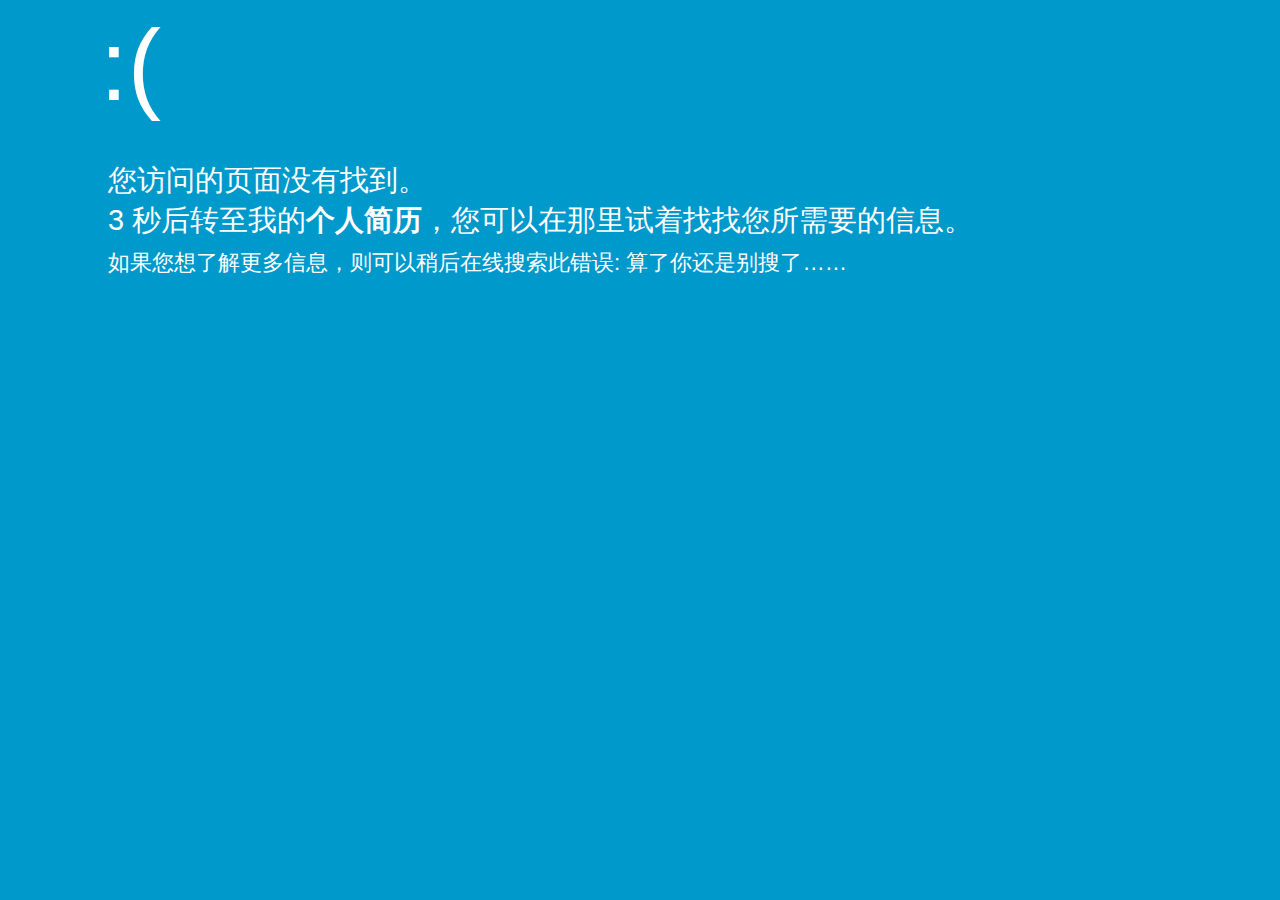
<file: index.html>
<!DOCTYPE html>  
<html>  
<head>  
    <meta charset="utf-8">  
    <meta http-equiv="X-UA-Compatible" content="IE=edge">  
    <meta name="viewport" content="width=device-width, initial-scale=1">  
  
    <title>Simple is beautiful简单即是美</title>  
    <link rel="shortcut icon" href="assets/images/avatar.jpg" type="image/x-icon">
    <style type="text/css">  
    body {  
        background-color: #0099CC;  
        color: #FFFFFF;  
        font-family: Microsoft Yahei, "Helvetica Neue", Helvetica, Hiragino Sans GB, WenQuanYi Micro Hei, sans-serif;  
        margin-left: 100px;  
    }  
    .face {  
        font-size: 100px;  
    }  
    p{  
        font-size: 1.8rem;  
        padding: 8px;  
        line-height: 2.5rem;  
    }  
    .tips {  
        font-size: 1.4rem;  
    }  
      
    /*针对小屏幕的优化*/  
    @media screen and (max-width: 600px) {   
        body{  
            margin: 0 10px;  
        }  
        p{  
            font-size: 1.8rem;  
            line-height: 2.5rem;  
        }  
        .tips {  
            display: inline-block;  
            padding-top: 1rem;  
            font-size: 1.4rem;  
            line-height: 2rem;  
        }  
    }  
    </style>  
</head>  
  
<body>  
    <script>   
    var i = 3;  //这里是倒计时的秒数  
    var intervalid;   
    intervalid = setInterval("cutdown()", 1000);   
    function cutdown() {   
        if (i == 0) {   
            window.location.href = "./info.html"; //倒计时完成后跳转的地址  
            clearInterval(intervalid);   
        }   
        document.getElementById("mes").innerHTML = i;   
        i--;   
    }  
    window.onload = cutdown;  
    </script>  
      
    <span class="face">:(</span>  
    <p>您访问的页面没有找到。<br>  
        <span id="mes"></span> 秒后转至我的<b>个人简历</b>，您可以在那里试着找找您所需要的信息。<br>  
        <span class="tips">如果您想了解更多信息，则可以稍后在线搜索此错误: 算了你还是别搜了……</span>  
    </p>  
</body>  
</html>
</file>
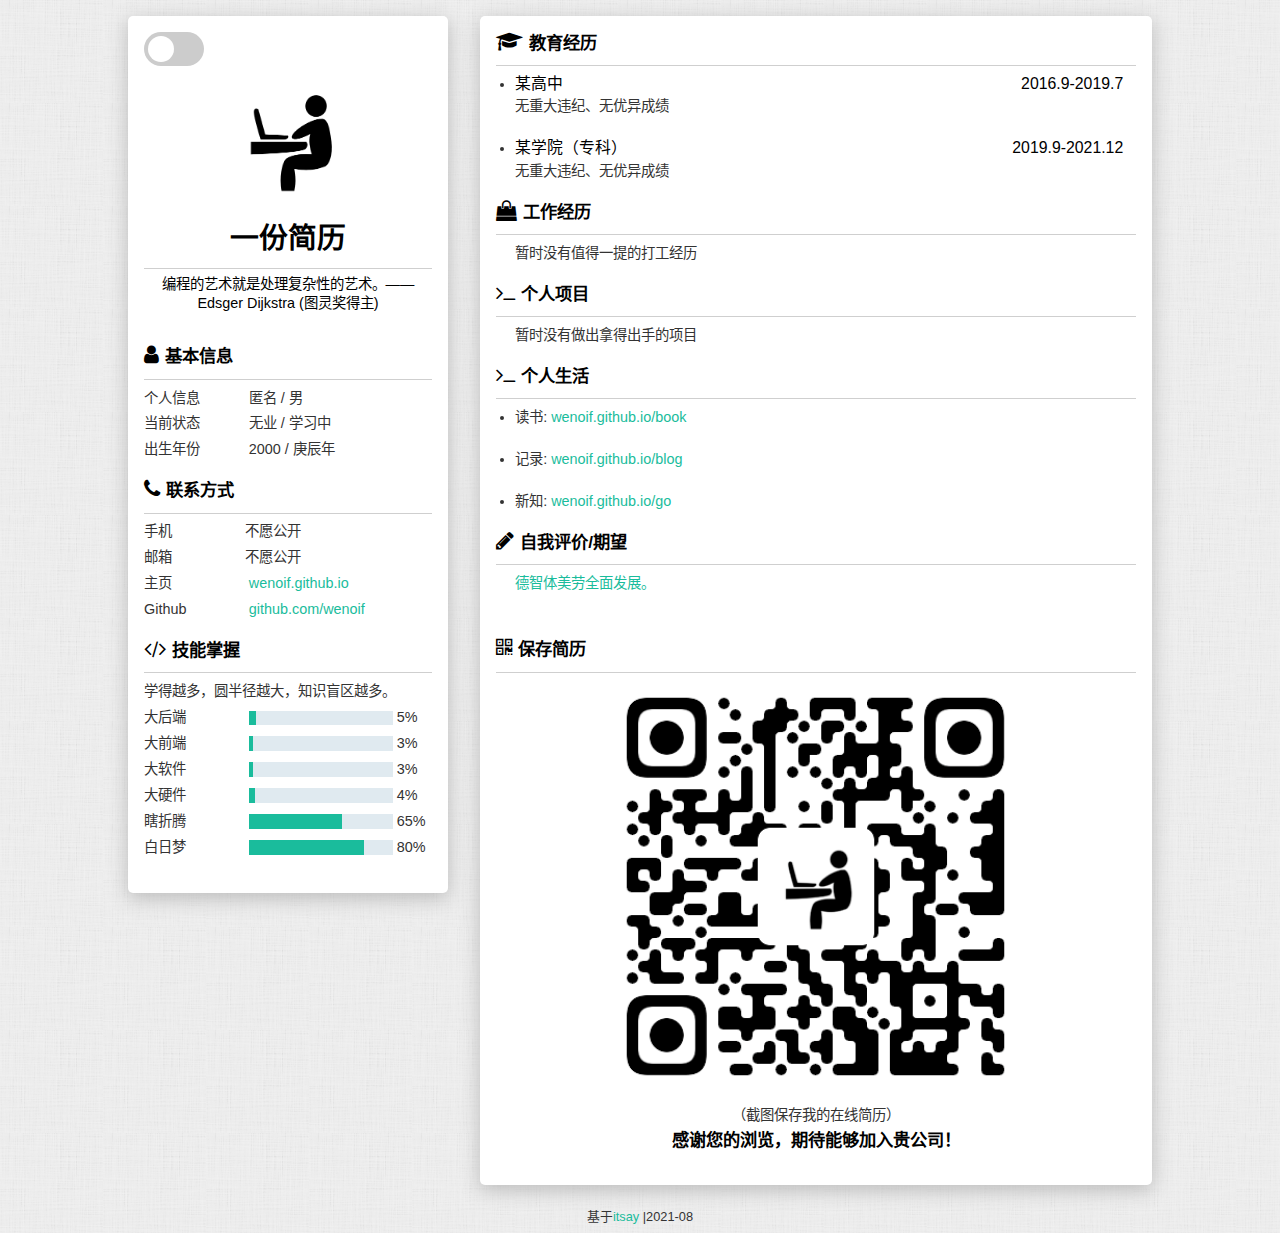
<file: info.html>
<!DOCTYPE html>
<html lang="zh-cn">

<head>
    <meta charset="utf-8">
    <meta http-equiv="X-UA-Compatible" content="IE=edge,chrome=1">
    <meta name="viewport" content="width=device-width, initial-scale=1.0, maximum-scale=1.0, minimum-scale=1.0, user-scalable=no"/>
    <meta name="apple-mobile-web-app-status-bar-style" content="black" />
    <meta name="format-detection" content="email=no" />
    <meta name="apple-mobile-web-app-capable" content="yes" />
    <meta name="format-detection" content="telephone=no" />
    <meta name="renderer" content="webkit">
    <meta name="apple-mobile-web-app-status-bar-style" content="black">
    <meta name="apple-mobile-web-app-title" content="Amaze UI" />
    <meta http-equiv="Cache-Control" content="no-cache, no-store, must-revalidate" />
    <meta http-equiv="Pragma" content="no-cache" />
    <meta http-equiv="Expires" content="0" />
    <title>一份简历</title>
    <link rel="shortcut icon" href="assets/images/avatar.jpg" type="image/x-icon">
    <link rel="stylesheet" href="assets/css/typo.css">
    <link rel="stylesheet" href="assets/css/font-awesome.min.css">
    <link rel="stylesheet" href="assets/css/index.css">
</head>

<body>

    <header class="header"></header>

    <article class="container">
        <section class="side" id="side">

            <!-- 左栏固定开关，记得及时删除这段代码 Start-->
            <label class="switch" style="display: none;" onchange="switchFixed()">
                <script type="text/javaScript">
                    function switchFixed(){
                        var value = document.getElementById('side').style.position === 'fixed' ? 'absolute' : 'fixed';
                        document.getElementById('side').style.position = value;
                    }
                </script>
                <input id="cb" type="checkbox">
                <span class="slider round"></span>
            </label>
            <style>
                @media (min-width: 	750px){
                    .switch{position:relative;display:inline-block!important;width:60px;height:34px;}
                    .switch input{display:none;}
                    .slider{position:absolute;cursor:pointer;top:0;left:0;right:0;bottom:0;background-color:#ccc;-webkit-transition:.4s;transition:.4s;}
                    .slider:before{position:absolute;content:"";height:26px;width:26px;left:4px;bottom:4px;background-color:white;-webkit-transition:.4s;transition:.4s;}
                    input:checked + .slider{background-color:#1abc9c;}
                    input:focus + .slider{box-shadow:0 0 1px #1abc9c;}
                    input:checked + .slider:before{-webkit-transform:translateX(26px);-ms-transform:translateX(26px);transform:translateX(26px);}.slider.round{border-radius:34px;}
                    .slider.round:before{border-radius:50%;}
                }
            </style>
            <!-- 左侧固定开关，记得及时删除这段代码 End-->

            <!-- 个人肖像 -->
            <section class="me">
                <section class="portrait">

                    <!-- 头像照片 -->
                    <img class="avatar" style="display:block;"  src="assets/images/avatar.jpg">
                </section>

                <h1 class="name"><b>一份简历</b></h1>
                <!--
                <h4 class="info-job">不愿公开姓名的小白不断成长中......</h4>
                -->
                <hr>
                <h4 id="sentence"></h4>

            </section>

            <!-- 基本信息 -->
            <section class="profile info-unit">
                <h2>
                    <i class="fa fa-user" aria-hidden="true"></i>基本信息</h2>
                <hr/>
                <ul>
                    <li>
                        <label>个人信息</label>
                        <span>匿名 / 男 </span>
                    </li>
                    <li>
                        <label>当前状态</label>
                        <span>无业 / 学习中 </span>
                    </li>
                    <li>
                        <label>出生年份</label>
                        <span>2000 / 庚辰年</span>
                    </li>
                    <!--
                    <li>
                        <label>英语水平</label>
                        <span>CET-6</span>
                    </li>
                    <li>
                        <label>计算机水平</label>
                        <span>软考中级</span>
                    </li>
                     -->
                </ul>
            </section>

            <!-- 联系方式 -->
            <section class="contact info-unit">
                <h2>
                    <i class="fa fa-phone" aria-hidden="true"></i>联系方式</h2>
                <hr/>
                <ul>
                    <li>
                        <label>手机</label>不愿公开
                        <!-- 
                        <a href="tel:12345678900" target="_blank">123-4567-8900</a>
                         -->
                    </li>
                    <li>
                        <label>邮箱</label>不愿公开
                        <!-- 
                        <a href="mailto:123@123.com" target="_blank">123@123.com</a>
                        -->
                    </li>
                    <li>
                        <label>主页</label>
                        <a href="http://wenoif.github.io/" target="_blank">wenoif.github.io</a>
                    </li>
                    <li>
                        <label>Github</label>
                        <a href="https://github.com/wenoif" target="_blank">github.com/wenoif</a>
                    </li>
                </ul>
            </section>

            <!-- 技能点 -->
            <section class="skill info-unit">
                <h2>
                    <i class="fa fa-code" aria-hidden="true"></i>技能掌握</h2>
                <hr/>
                学得越多，圆半径越大，知识盲区越多。
                <ul>
                    <li>
                        <label>大后端</label>
                        <progress value="5" max="100"></progress>&nbsp;5%
                    </li>
                    <li>
                        <label>大前端</label>
                        <progress value="3" max="100"></progress>&nbsp;3%
                    </li>
                    <li>
                        <label>大软件</label>
                        <progress value="3" max="100"></progress>&nbsp;3%
                    </li>
                    <li>
                        <label>大硬件</label>
                        <progress value="4" max="100"></progress>&nbsp;4%
                    </li>
                    <li>
                        <label>瞎折腾</label>
                        <progress value="65" max="100"></progress>&nbsp;65%
                    </li>
                    <li>
                        <label>白日梦</label>
                        <progress value="80" max="100"></progress>&nbsp;80%
                    </li>
                </ul>
            </section>

            <!-- 技术栈 -->
            <!-- <div class="stack info-unit">
                    <h2><i class="fa fa-code" aria-hidden="true"></i>其他</h2>
                    <hr/>
                    <ul>
                        <li>
                            <label>前端</label>
                            <span>React、jQuery、微信小程序、Bootstrap、SASS、LESS</span>
                        </li>
                        <li>
                            <label>后端</label>
                            <span>Node.js、MySQL、MongoDB、WordPress、ThinkPHP</span>
                        </li>
                        <li>
                            <label>其他</label>
                            <span>Git、SVN、Markdown</span>
                        </li>
                    </ul>
                </div> -->



        </section>

        <section class="main">

            <!-- 教育经历 -->
            <section class="edu info-unit">
                <h2>
                    <i class="fa fa-graduation-cap" aria-hidden="true"></i>教育经历</h2>
                <hr/>
                <ul>
                    <li>
                        <h3>
                            <span>某高中</span>
                            <time>2016.9-2019.7</time>
                        </h3>
                        <p>无重大违纪、无优异成绩</p>
                    </li>
                    <li>
                        <h3>
                            <span>某学院（专科）</span>
                            <time>2019.9-2021.12</time>
                        </h3>
                        <p>无重大违纪、无优异成绩</p>
                    </li>
                </ul>
            </section>

            <!-- 工作经历 -->
            <section class="work info-unit">
                <h2>
                    <i class="fa fa-shopping-bag" aria-hidden="true"></i>工作经历</h2>
                <hr/>
                <ul>
                    暂时没有值得一提的打工经历
                    <!--
                    <li>
                        <h3>
                            <span>[经历1]XX公司－前端开发工程师（实习）</span>
                            <time>2016.X 至 2017.X</time>
                        </h3>
                        <ul class="info-content">
                            <li>深度参与XX项目迭代XX的前端开发工作，独立承担并完成XX、XX、XXXX等功能点的开发，主要维护并修复XX、XX、XX等功能点bug若干。项目采用技术栈
                                <mark>React+React Router+Node.js+SASS</mark>，实现
                                <mark>前后端完全分离</mark>。</li>
                            <li>配合UI和后端，根据产品需求提供H5页面嵌入到后台模板，要求
                                <mark>移动端显示正常</mark>。</li>
                            <li>主要参与XXXXXXX的静态页面开发工作，要求
                                <mark>在支付宝环境下完全兼容</mark>。</li>
                        </ul>
                    </li>
                    <li>
                        <h3>
                            <span>[经历2]XX－前端开发工程师（实习）</span>
                            <time>20XX.10-20XX.7</time>
                        </h3>
                        <ul class="info-content">
                            <li>深度参与公司主线产品「XXXX」的前端开发工作，完成帖子快捷回复、
                                <mark>全站图片懒加载</mark>、活动banner、帖子管理（使用Yii框架）等功能。项目采用技术栈phpWind+NAMP。
                                <a href="http://itsay.tech/162/" target="_blank">
                                    <i class="fa fa-link" aria-hidden="true"></i>博客文章</a>。</li>
                            <li>主要参与公司产品「XXXX」的前端开发工作，实现接入微博、微信、QQ等
                                <mark>第三方账号登录</mark>等功能。项目采用技术栈WordPress+NAMP。</li>
                            <li>活动页面的开发（七夕活动、抽奖活动以及承接外包页面）。</li>
                            <li>论坛
                                <mark>图片增量备份</mark>（CentOS+vsftpd+crontab）
                                <a href="#" target="_blank">
                                    <i class="fa fa-link" aria-hidden="true"></i>博客文章</a>。</li>
                        </ul>
                    </li>
                    -->
                </ul>
            </section>

            <!-- 项目经验 -->
            <section class="project info-unit">
                <h2>
                    <i class="fa fa-terminal" aria-hidden="true"></i>个人项目</h2>
                <hr/>
                <ul>
                    暂时没有做出拿得出手的项目
                    <!--
                    <li>
                        <h3>
                            <span>[项目1]医学科学数据管理与共享平台</span>
                            <span class="link">
                                <a href="#" target="_blank">Demo</a>
                            </span>
                            <time>201X.X-201X.X</time>
                        </h3>
                        <ul class="info-content">
                            <li>技术栈：ThinkPHP+MongoDB+Axure</li>
                            <li>
                                <i class="fa fa-paper-plane-o" aria-hidden="true"></i>
                                [目标]实现多类型多来源医学科学数据的提交、管理和共享
                                <br/>
                                <i class="fa fa-users" aria-hidden="true"></i>
                                [团队]同 2 位同专业同学一起
                                <br/>
                                <i class="fa fa-bars" aria-hidden="true"></i>
                                [贡献]完成从
                                <mark>“调研-设计-实现-文档”</mark>等工作，主要负责系统原型、功能框架及数据提交流程、元数据及源数据的管理与共享方案的设计以及系统开发等工作
                                <br/>
                                <i class="fa fa-thumbs-o-up" aria-hidden="true"></i>
                                [效果]作品最终取得第三届共享杯国家级竞赛“一等奖” （2/2000）</li>
                        </ul>
                    </li>
                    <li>
                        <h3>
                            <span>[项目2]肿瘤流行病数据可视化</span>
                            <span class="link">
                                <a href="#" target="_blank">Demo</a>
                            </span>
                            <time>201X.X-201X.X</time>
                        </h3>
                        <ul class="info-content">
                            <li>技术栈：HTML 5+D3.js+ECharts+MySQL</li>
                            <li>
                                <i class="fa fa-paper-plane-o" aria-hidden="true"></i>
                                [目标]实现常见肿瘤流行病数据多维度可视化展示、数据透视及分析
                                <br/>
                                <i class="fa fa-users" aria-hidden="true"></i>
                                [团队]与 1 位同学
                                <br/>
                                <i class="fa fa-bars" aria-hidden="true"></i>
                                [贡献]分析项目需求，清洗并整理相关数据(扩展第三方知识组织系统和 Google trends 数据)，并用
                                <mark>D3.js</mark> 和
                                <mark>ECharts</mark> 进行图形化展示以及实现简易自动分析 功能
                                <br/>
                                <i class="fa fa-thumbs-o-up" aria-hidden="true"></i>
                                [效果]作品取得第二届共享杯国家级竞赛“特等奖”(1/1500)
                            </li>
                        </ul>
                    </li>
                    <li>
                        <h3>
                            <span>[项目3]肿瘤流行病数据可视化</span>
                            <span class="link">
                                <a href="#" target="_blank">Demo</a>
                            </span>
                            <time>201X.X-201X.X</time>
                        </h3>
                        <ul class="info-content">
                            <li>技术栈：HTML 5+D3.js+ECharts+MySQL</li>
                            <li>
                                <i class="fa fa-paper-plane-o" aria-hidden="true"></i>
                                [目标]实现常见肿瘤流行病数据多维度可视化展示、数据透视及分析
                                <br/>
                                <i class="fa fa-users" aria-hidden="true"></i>
                                [团队]与 1 位同学
                                <br/>
                                <i class="fa fa-bars" aria-hidden="true"></i>
                                [贡献]分析项目需求，清洗并整理相关数据(扩展第三方知识组织系统和 Google trends 数据)，并用
                                <mark>D3.js</mark> 和
                                <mark>ECharts</mark> 进行图形化展示以及实现简易自动分析功能
                                <br/>
                                <i class="fa fa-thumbs-o-up" aria-hidden="true"></i>
                                [效果]作品取得第二届共享杯国家级竞赛“特等奖”(1/1500)
                            </li>
                        </ul>
                    </li>
                    <li>
                        <h3>
                            <span>[项目4]肿瘤流行病数据可视化</span>
                            <span class="link">
                                <a href="#" target="_blank">Demo</a>
                            </span>
                            <time>201X.X-201X.X</time>
                        </h3>
                        <ul class="info-content">
                            <li>技术栈：HTML 5+D3.js+ECharts+MySQL</li>
                            <li>
                                <i class="fa fa-paper-plane-o" aria-hidden="true"></i>
                                [目标]实现常见肿瘤流行病数据多维度可视化展示、数据透视及分析
                                <br/>
                                <i class="fa fa-users" aria-hidden="true"></i>
                                [团队]与 1 位
                                <br/>
                                <i class="fa fa-bars" aria-hidden="true"></i>
                                [贡献]分析项目需求，清洗并整理相关数据(扩展第三方知识组织系统和 Google trends 数据)，并用
                                <mark>D3.js</mark> 和
                                <mark>ECharts</mark> 进行图形化展示以及实现简易自动分析 功能
                                <br/>
                                <i class="fa fa-thumbs-o-up" aria-hidden="true"></i>
                                [效果]作品取得第二届共享杯国家级竞赛“特等奖”(1/1500)
                            </li>
                        </ul>
                    </li>
                    -->
                </ul>
            </section>

            <!-- 个人生活 -->
            <section class="project info-unit">
                <h2>
                    <i class="fa fa-terminal" aria-hidden="true"></i>个人生活</h2>
                <hr/>
                <ul>
                    <li>
                        <label>读书:</label>
                        <a href="https://wenoif.github.io/book" target="_blank">wenoif.github.io/book</a>
                    </li>
                    <li>
                        <label>记录:</label>
                        <a href="https://wenoif.github.io/blog" target="_blank">wenoif.github.io/blog</a>
                    </li>
                    <li>
                        <label>新知:</label>
                        <a href="https://wenoif.github.io/go" target="_blank">wenoif.github.io/go&nbsp;&nbsp;&nbsp;</a>
                    </li>
                </ul>
        </section>

            <!-- 自我评价 -->
            <section class="work info-unit">
                <h2>
                    <i class="fa fa-pencil" aria-hidden="true"></i>自我评价/期望</h2>
                <hr/>
                
                <ul>
                    <p><a href="./sentences.html" target="_blank">德智体美劳全面发展。</a></p><br>
            </ul>
            </section>

            <section class="qrcode info-unit">
                <h2><i class="fa fa-qrcode" aria-hidden="true"></i>保存简历</h2>
                <hr/>
                <div style="text-align: center;">
                    <img src="assets/images/code.png" style="width: 65%;" alt="本页面二维码">
                    <br>（截图保存我的在线简历）
                    <h2>感谢您的浏览，期待能够加入贵公司！</h2>
                </div>
                
            </section>

            
        </section>
    </article>



    <footer class="footer">
        <p>基于<a href="https://gitee.com/itsay/resume" target="_blank">itsay</a>
            |2021-08
        </p>
    </footer>

    
    <!-- 侧栏 -->
    <!-- 
    <aside>
        <ul>
            <li>
                <a href="https://gitee.com/itsay/resume" target="_blank">源代码</a>
            </li>
            <li>
                <a href="http://if2er.com/" target="_blank">Blog</a>
            </li>
        </ul>
    </aside>
    -->
    
    <script src="./assets/js/index.js"></script>
    <script src="./assets/js/sentences.js"></script>
</body>

</html>
</file>
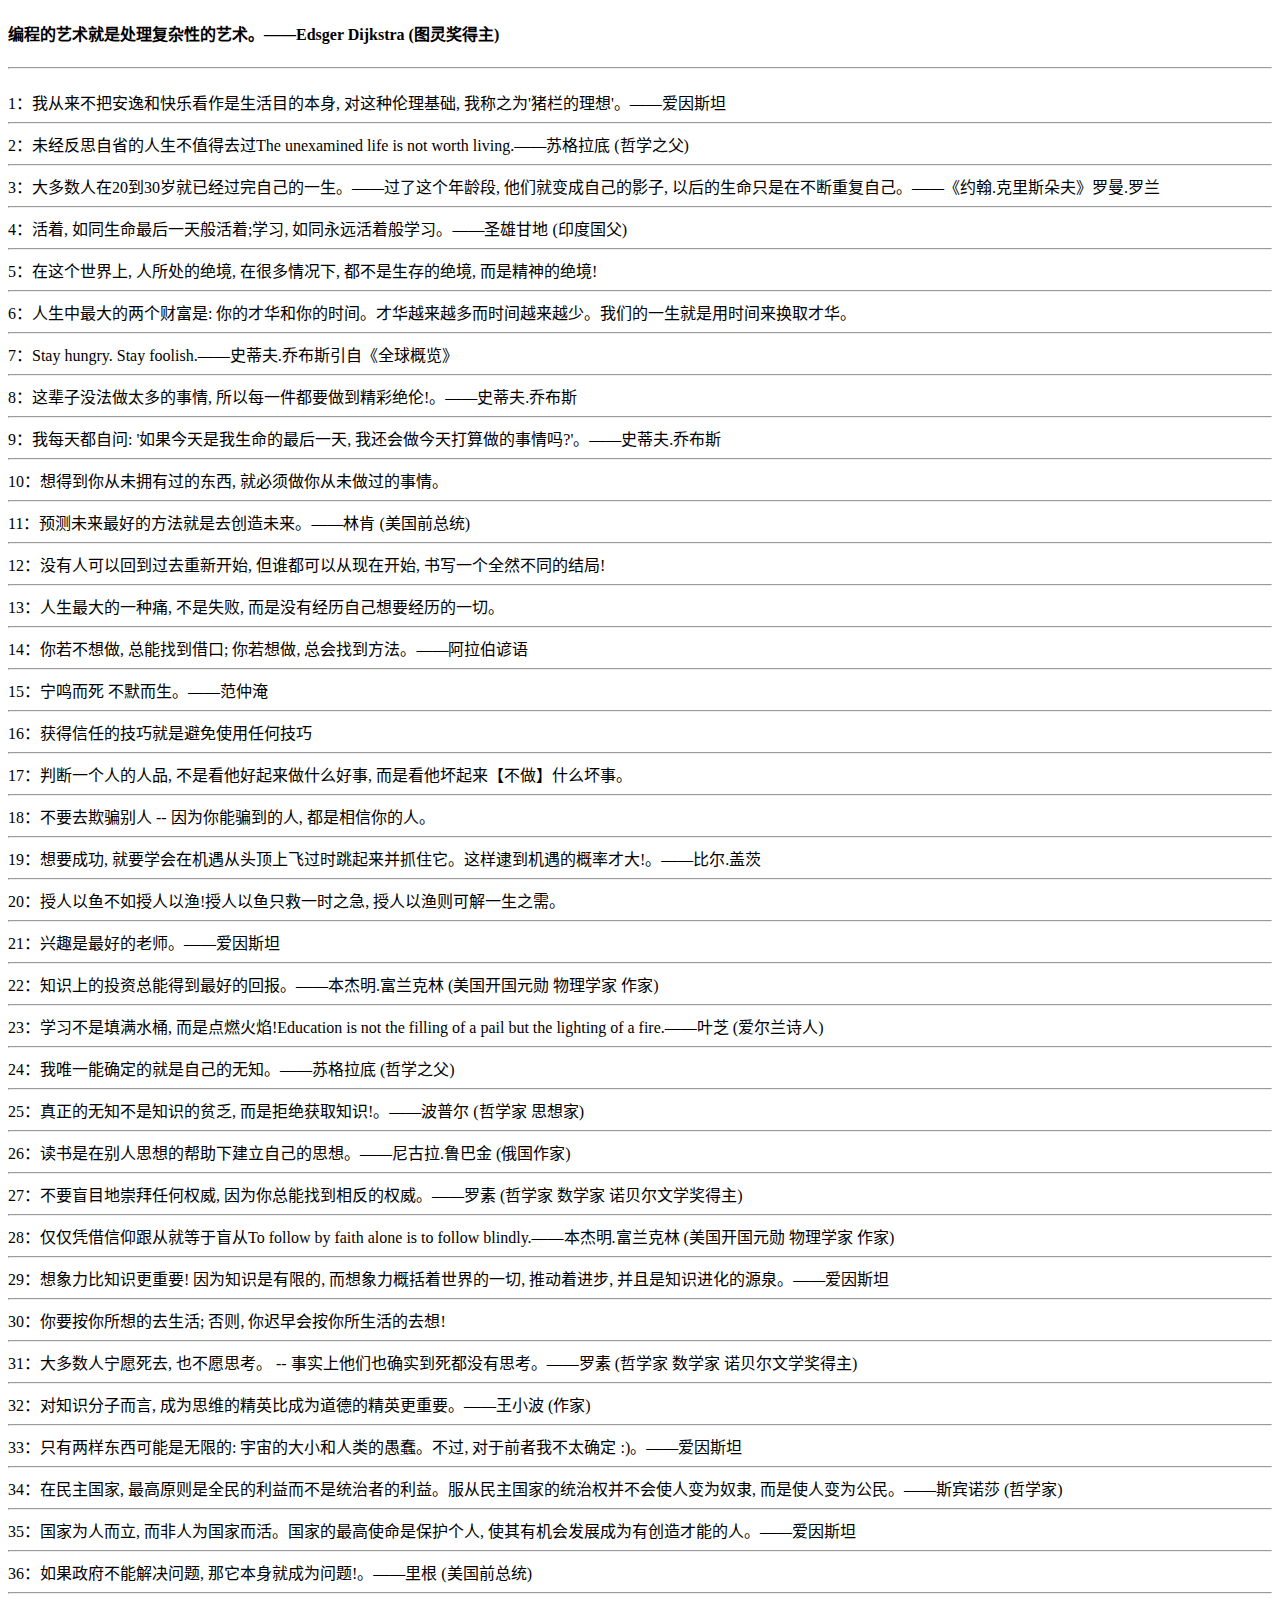
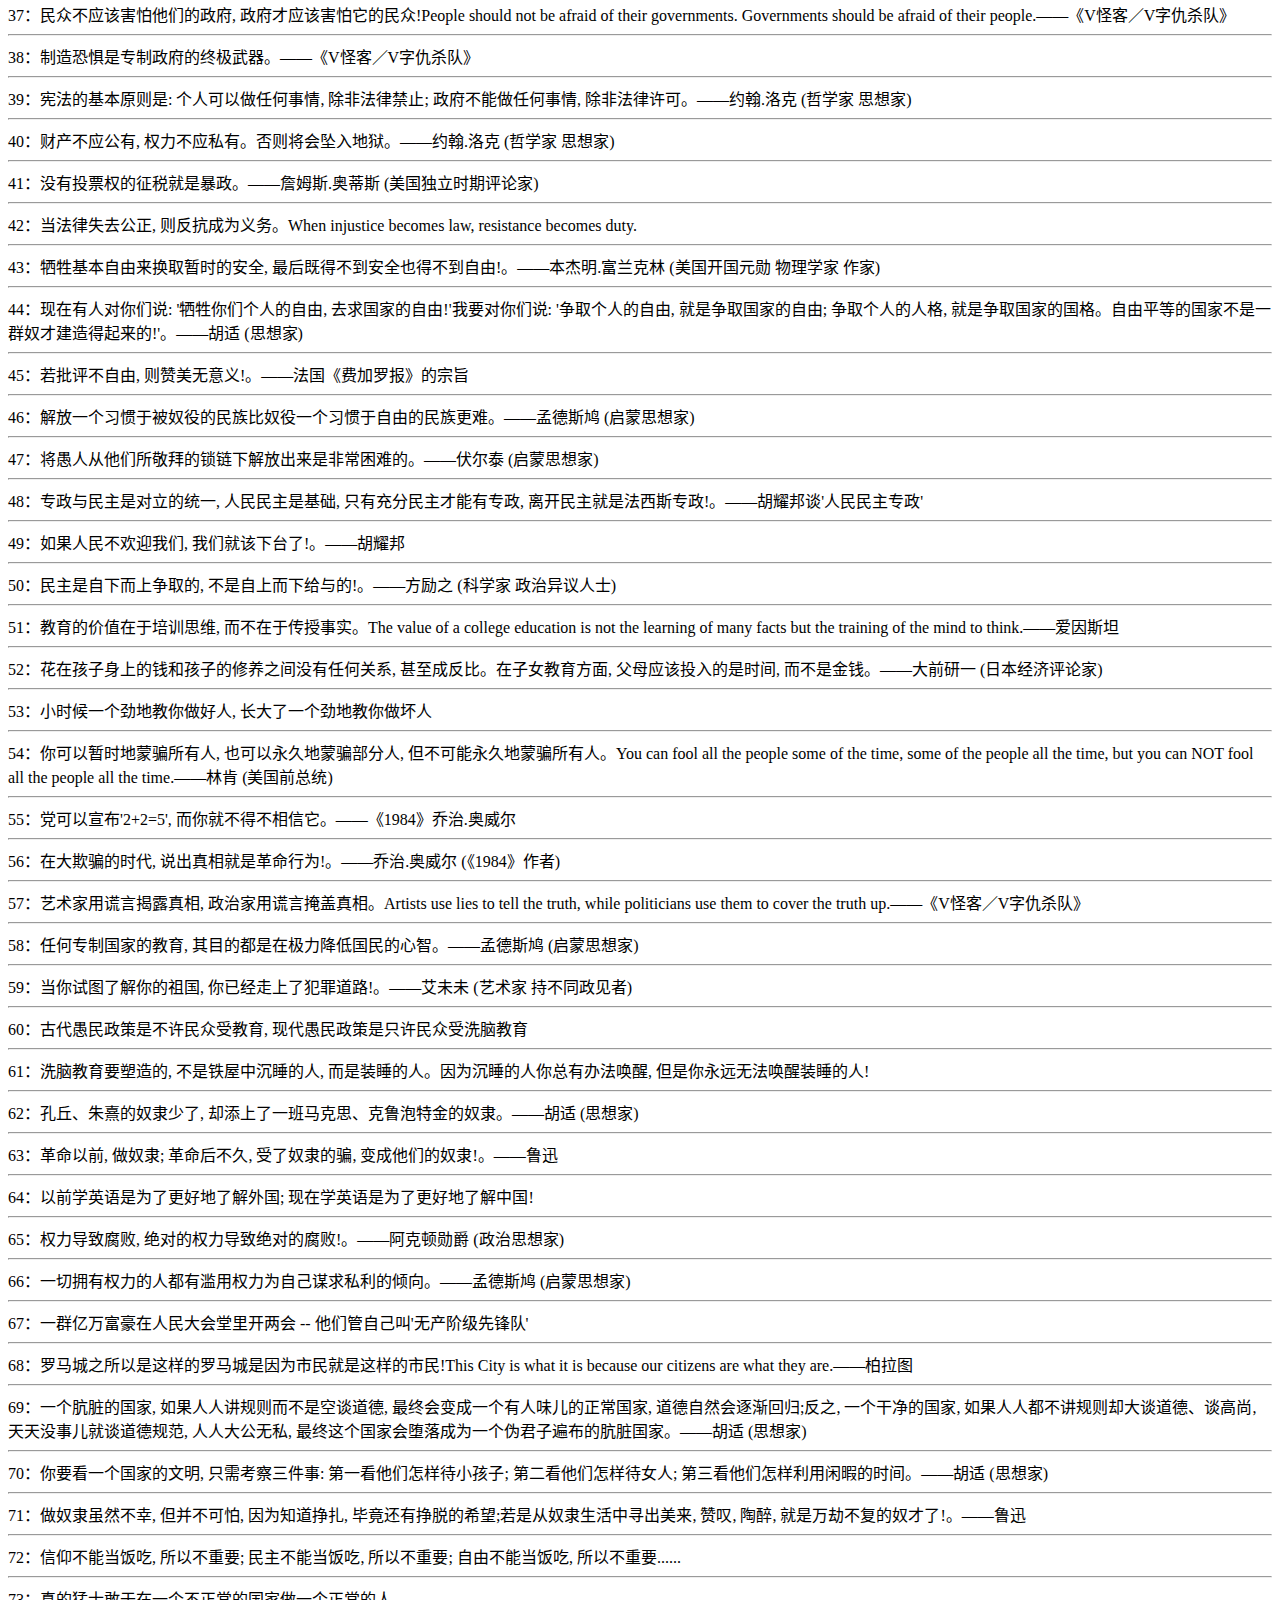
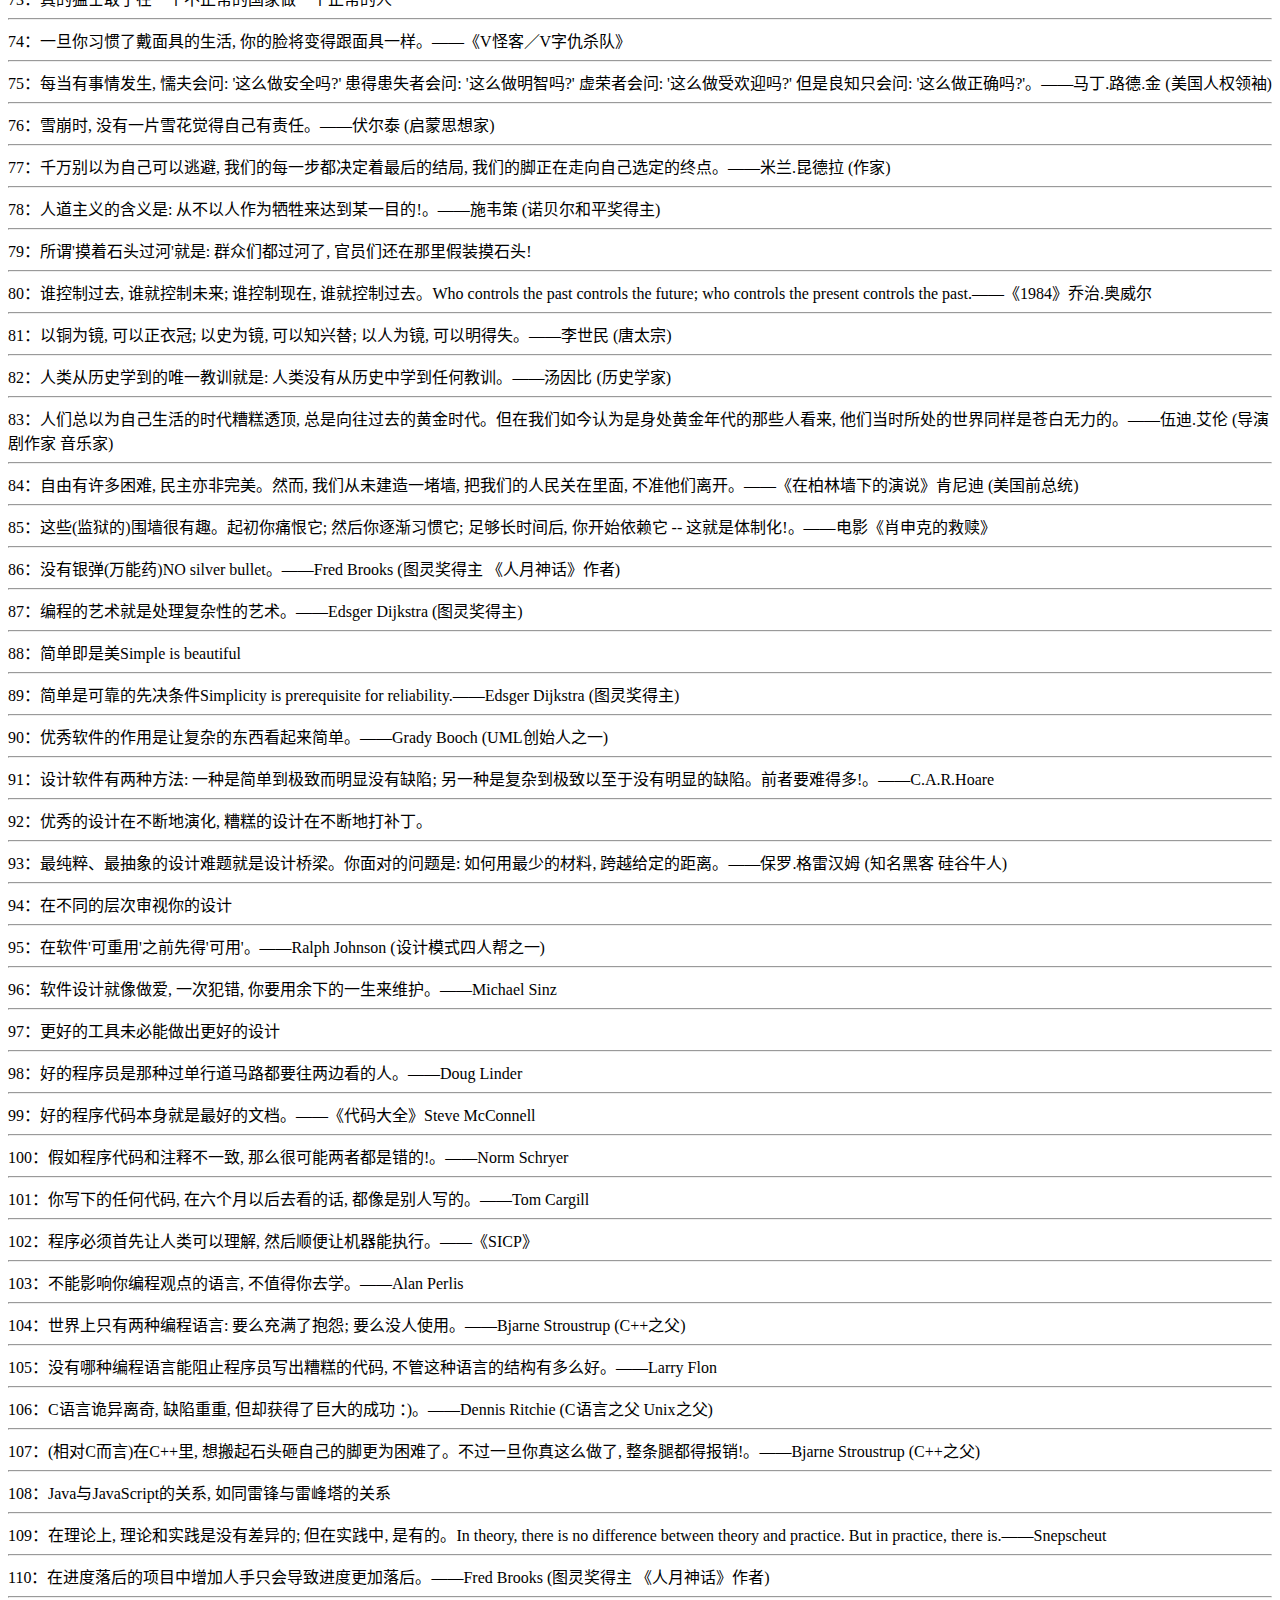
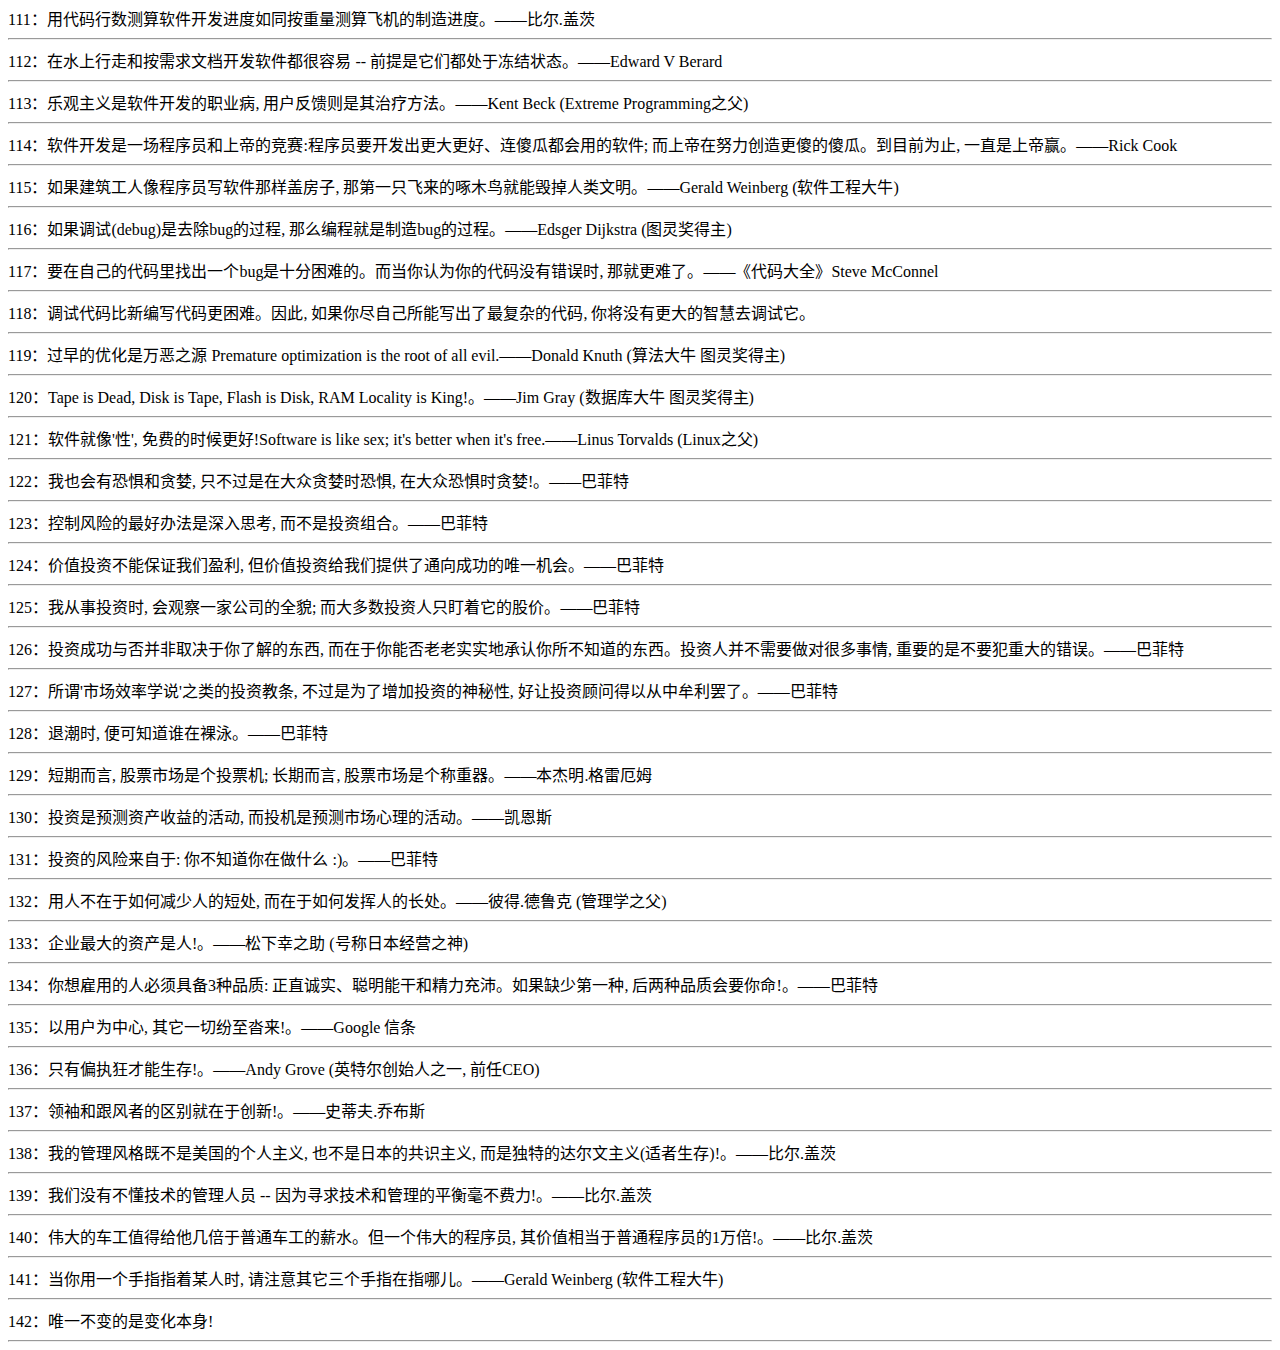
<file: sentences.html>
<!DOCTYPE html>
<html lang="zh-cn">

<head>
    <meta charset="utf-8">
    <meta http-equiv="X-UA-Compatible" content="IE=edge,chrome=1">
    <meta name="viewport" content="width=device-width, initial-scale=1.0, maximum-scale=1.0, minimum-scale=1.0, user-scalable=no"
    />
    <meta name="apple-mobile-web-app-status-bar-style" content="black" />
    <meta name="format-detection" content="email=no" />
    <meta name="apple-mobile-web-app-capable" content="yes" />
    <meta name="format-detection" content="telephone=no" />
    <meta name="renderer" content="webkit">
    <meta name="apple-mobile-web-app-status-bar-style" content="black">
    <meta name="apple-mobile-web-app-title" content="Amaze UI" />
    <meta http-equiv="Cache-Control" content="no-cache, no-store, must-revalidate" />
    <meta http-equiv="Pragma" content="no-cache" />
    <meta http-equiv="Expires" content="0" />
    <title>名人的话|一份简历</title>
    <link rel="shortcut icon" href="assets/images/avatar.jpg" type="image/x-icon">
 
</head>

<body>

    <h4 id="sentence"></h4><hr>
    <h4 id="allsentence"></h4>
    <script src="./assets/js/sentences.js"></script>
    <script type="text/javascript">
        for(var i=1;i<soul.length;i++){
            document.writeln(i+"："+soul[i]+"<hr>");
            
        }
    </script>
</body>

</html>
</file>
<file: assets/css/typo.css>
@charset "utf-8";

/* 防止用户自定义背景颜色对网页的影响，添加让用户可以自定义字体 */
html {
  color: #333;
  background: #fff;
  -webkit-text-size-adjust: 100%;
  -ms-text-size-adjust: 100%;
  text-rendering: optimizelegibility;
}

/* 如果你的项目仅支持 IE9+ | Chrome | Firefox 等，推荐在 <html> 中添加 .borderbox 这个 class */
html.borderbox *, html.borderbox *:before, html.borderbox *:after {
  -moz-box-sizing: border-box;
  -webkit-box-sizing: border-box;
  box-sizing: border-box;
}

/* 内外边距通常让各个浏览器样式的表现位置不同 */
body, dl, dt, dd, ul, ol, li, h1, h2, h3, h4, h5, h6, pre, code, form, fieldset, legend, input, textarea, p, blockquote, th, td, hr, button, article, aside, details, figcaption, figure, footer, header, menu, nav, section {
  margin: 0;
  padding: 0;
}

/* 重设 HTML5 标签, IE 需要在 js 中 createElement(TAG) */
article, aside, details, figcaption, figure, footer, header, menu, nav, section {
  display: block;
}

/* HTML5 媒体文件跟 img 保持一致 */
audio, canvas, video {
  display: inline-block;
}

/* 要注意表单元素并不继承父级 font 的问题 */
body, button, input, select, textarea {
  font: 300 1em/1.8 PingFang SC, Lantinghei SC, Microsoft Yahei, Hiragino Sans GB, Microsoft Sans Serif, WenQuanYi Micro Hei, sans-serif;
}

button::-moz-focus-inner,
input::-moz-focus-inner {
  padding: 0;
  border: 0;
}

/* 去掉各Table cell 的边距并让其边重合 */
table {
  border-collapse: collapse;
  border-spacing: 0;
}

/* 去除默认边框 */
fieldset, img {
  border: 0;
}

/* 块/段落引用 */
blockquote {
  position: relative;
  color: #999;
  font-weight: 400;
  border-left: 1px solid #1abc9c;
  padding-left: 1em;
  margin: 1em 3em 1em 2em;
}

@media only screen and ( max-width: 640px ) {
  blockquote {
    margin: 1em 0;
  }
}

/* Firefox 以外，元素没有下划线，需添加 */
acronym, abbr {
  border-bottom: 1px dotted;
  font-variant: normal;
}

/* 添加鼠标问号，进一步确保应用的语义是正确的（要知道，交互他们也有洁癖，如果你不去掉，那得多花点口舌） */
abbr {
  cursor: help;
}

/* 一致的 del 样式 */
del {
  text-decoration: line-through;
}

address, caption, cite, code, dfn, em, th, var {
  font-style: normal;
  font-weight: 400;
}

/* 去掉列表前的标识, li 会继承，大部分网站通常用列表来很多内容，所以应该当去 */
ul, ol {
  list-style: none;
}

/* 对齐是排版最重要的因素, 别让什么都居中 */
caption, th {
  text-align: left;
}

q:before, q:after {
  content: '';
}

/* 统一上标和下标 */
sub, sup {
  font-size: 75%;
  line-height: 0;
  position: relative;
}

:root sub, :root sup {
  vertical-align: baseline; /* for ie9 and other modern browsers */
}

sup {
  top: -0.5em;
}

sub {
  bottom: -0.25em;
}

/* 让链接在 hover 状态下显示下划线 */
a {
  color: #1abc9c;
}

a:hover {
  text-decoration: underline;
}

.typo a {
  border-bottom: 1px solid #1abc9c;
}

.typo a:hover {
  border-bottom-color: #555;
  color: #555;
  text-decoration: none;
}

/* 默认不显示下划线，保持页面简洁 */
ins, a {
  text-decoration: none;
}

/* 专名号：虽然 u 已经重回 html5 Draft，但在所有浏览器中都是可以使用的，
 * 要做到更好，向后兼容的话，添加 class="typo-u" 来显示专名号
 * 关于 <u> 标签：http://www.whatwg.org/specs/web-apps/current-work/multipage/text-level-semantics.html#the-u-element
 * 被放弃的是 4，之前一直搞错 http://www.w3.org/TR/html401/appendix/changes.html#idx-deprecated
 * 一篇关于 <u> 标签的很好文章：http://html5doctor.com/u-element/
 */
u, .typo-u {
  text-decoration: underline;
}

/* 标记，类似于手写的荧光笔的作用 */
mark {
  background: #fffdd1;
  border-bottom: 1px solid #ffedce;
  padding: 2px;
  margin: 0 5px;
}

/* 代码片断 */
pre, code, pre tt {
  font-family: Courier, 'Courier New', monospace;
}

pre {
  background: #f8f8f8;
  border: 1px solid #ddd;
  padding: 1em 1.5em;
  display: block;
  -webkit-overflow-scrolling: touch;
}

/* 一致化 horizontal rule */
hr {
  border: none;
  border-bottom: 1px solid #cfcfcf;
  margin-bottom: 0.8em;
  height: 10px;
}

/* 底部印刷体、版本等标记 */
small, .typo-small,
  /* 图片说明 */
figcaption {
  font-size: 0.9em;
  color: #888;
}

strong, b {
  font-weight: bold;
  color: #000;
}

/* 可拖动文件添加拖动手势 */
[draggable] {
  cursor: move;
}

.clearfix:before, .clearfix:after {
  content: "";
  display: table;
}

.clearfix:after {
  clear: both;
}

.clearfix {
  zoom: 1;
}

/* 强制文本换行 */
.textwrap, .textwrap td, .textwrap th {
  word-wrap: break-word;
  word-break: break-all;
}

.textwrap-table {
  table-layout: fixed;
}

/* 提供 serif 版本的字体设置: iOS 下中文自动 fallback 到 sans-serif */
.serif {
  font-family: Palatino, Optima, Georgia, serif;
}

/* 保证块/段落之间的空白隔行 */
.typo p, .typo pre, .typo ul, .typo ol, .typo dl, .typo form, .typo hr, .typo table,
.typo-p, .typo-pre, .typo-ul, .typo-ol, .typo-dl, .typo-form, .typo-hr, .typo-table, blockquote {
  margin-bottom: 1.2em
}

h1, h2, h3, h4, h5, h6 {
  font-family: PingFang SC, Verdana, Helvetica Neue, Microsoft Yahei, Hiragino Sans GB, Microsoft Sans Serif, WenQuanYi Micro Hei, sans-serif;
  font-weight: 100;
  color: #000;
  line-height: 1.35;
}

/* 标题应该更贴紧内容，并与其他块区分，margin 值要相应做优化 */
.typo h1, .typo h2, .typo h3, .typo h4, .typo h5, .typo h6,
.typo-h1, .typo-h2, .typo-h3, .typo-h4, .typo-h5, .typo-h6 {
  margin-top: 1.2em;
  margin-bottom: 0.6em;
  line-height: 1.35;
}

.typo h1, .typo-h1 {
  font-size: 2em;
}

.typo h2, .typo-h2 {
  font-size: 1.8em;
}

.typo h3, .typo-h3 {
  font-size: 1.6em;
}

.typo h4, .typo-h4 {
  font-size: 1.4em;
}

.typo h5, .typo h6, .typo-h5, .typo-h6 {
  font-size: 1.2em;
}

/* 在文章中，应该还原 ul 和 ol 的样式 */
.typo ul, .typo-ul {
  margin-left: 1.3em;
  list-style: disc;
}

.typo ol, .typo-ol {
  list-style: decimal;
  margin-left: 1.9em;
}

.typo li ul, .typo li ol, .typo-ul ul, .typo-ul ol, .typo-ol ul, .typo-ol ol {
  margin-bottom: 0.8em;
  margin-left: 2em;
}

.typo li ul, .typo-ul ul, .typo-ol ul {
  list-style: circle;
}

/* 同 ul/ol，在文章中应用 table 基本格式 */
.typo table th, .typo table td, .typo-table th, .typo-table td, .typo table caption {
  border: 1px solid #ddd;
  padding: 0.5em 1em;
  color: #666;
}

.typo table th, .typo-table th {
  background: #fbfbfb;
}

.typo table thead th, .typo-table thead th {
  background: #f1f1f1;
}

.typo table caption {
  border-bottom: none;
}

/* 去除 webkit 中 input 和 textarea 的默认样式  */
.typo-input, .typo-textarea {
  -webkit-appearance: none;
  border-radius: 0;
}

.typo-em, .typo em, legend, caption {
  color: #000;
  font-weight: inherit;
}

/* 着重号，只能在少量（少于100个字符）且全是全角字符的情况下使用 */
.typo-em {
  position: relative;
}

.typo-em:after {
  position: absolute;
  top: 0.65em;
  left: 0;
  width: 100%;
  overflow: hidden;
  white-space: nowrap;
  content: "・・・・・・・・・・・・・・・・・・・・・・・・・・・・・・・・・・・・・・・・・・・・・・・・・・・・・・・・・・・・・・・・・・・・・・・・・・・・・・・・・・・・・・・・・・・・・・・・・・・・";
}

/* Responsive images */
.typo img {
  max-width: 100%;
}
</file>
<file: assets/css/index.css>
@charset "UTF-8";
/* -------------------------------------------------
 * 公共部分
 * ------------------------------------------------- */
body {
  background: #e5e5e5 url(../../assets/images/background.png);
  width: 100%;
  overflow-x: hidden;
  padding: 1rem 10%;
  padding-bottom: 0;
  box-sizing: border-box;
  font-size: .9em; }
  body .fa {
    margin-right: .3em; }
  body .info-unit {
    margin-bottom: 1rem; }
    body .info-unit h2 {
      font-weight: 700; }
    body .info-unit h3 {
      font-weight: 300; }

/* -------------------------------------------------
 * 头部部分
 * ------------------------------------------------- */
.header {
  display: none; }

/* -------------------------------------------------
 * 主体部分
 * ------------------------------------------------- */
.container .side {
  position: absolute;
  width: 20rem;
  background: #fff;
  border-radius: 5px;
  box-shadow: 0 5px 20px #bbb;
  box-sizing: border-box;
  padding: 1rem; }
  .container .side .me {
    text-align: center;
    margin-bottom: 2rem; }
    .container .side .me .portrait {
      margin: 0 auto;
      margin-bottom: 1rem;
      width: 8rem;
      height: 8rem;
      overflow: hidden;
      position: relative; }
      .container .side .me .portrait .loading {
        position: absolute;
        top: 50%;
        transform: translateY(-50%);
        width: 8rem;
        height: 4rem;
        margin: 0 auto; }
      .container .side .me .portrait .loading span {
        display: inline-block;
        width: 8px;
        height: 100%;
        border-radius: 4px;
        background: lightgreen;
        -webkit-animation: load 1s ease infinite; }
@-webkit-keyframes load {
  0%,100% {
    height: 3rem;
    margin: .5rem 0;
    background: lightblue; }
  50% {
    height: 1rem;
    margin: 1.5rem 0;
    background: lightgreen; } }
@keyframes {
  0%,100% {
    height: 3rem;
    margin: .5rem 0;
    background: lightblue; }
  50% {
    height: 1rem;
    margin: 1.5rem 0;
    background: lightgreen; } }
      .container .side .me .portrait .loading span:nth-child(2) {
        -webkit-animation-delay: 0.2s; }
      .container .side .me .portrait .loading span:nth-child(3) {
        -webkit-animation-delay: 0.4s; }
      .container .side .me .portrait .loading span:nth-child(4) {
        -webkit-animation-delay: 0.6s; }
      .container .side .me .portrait .loading span:nth-child(5) {
        -webkit-animation-delay: 0.8s; }
      .container .side .me .portrait img {
        display: none;
        width: 8rem;
        height: 8rem;
        border-radius: 50%; }
  .container .side .info-unit ul li label {
    display: inline-block;
    width: 35%; }
  .container .side .info-unit ul li span {
    display: inline-block;
    vertical-align: top;
    width: 60%; }
.container .main {
  position: relative;
  margin-left: 22rem;
  background: #fff;
  border-radius: 5px;
  box-shadow: 0 5px 20px #bbb;
  box-sizing: border-box;
  padding: 1rem; }
  .container .main .info-unit ul {
    box-sizing: border-box;
    padding-left: 1.2rem;
    padding-right: 0.8rem; }
    .container .main .info-unit ul li {
      margin-bottom: 1rem;
      list-style: disc; }
      .container .main .info-unit ul li h3 .link {
        font-size: .5rem;
        border: 1px solid #4db6ac;
        padding: 1px 3px;
        -webkit-border-radius: 5px;
        border-radius: 5px;
        margin-left: .5rem; }
      .container .main .info-unit ul li h3 time {
        text-align: right;
        float: right; }
      .container .main .info-unit ul li .info-content li {
        list-style: circle;
        margin: 0; }
      .container .main .info-unit ul li .info-content .fa {
        font-size: 1em; }

/* -------------------------------------------------
 * 文档底部
 * ------------------------------------------------- */
.footer {
  width: 100%;
  margin-top: 1rem;
  height: 2rem; }
  .footer p {
    line-height: 2rem;
    text-align: center;
    font-size: 0.8rem; }

/* -------------------------------------------------
 * 自定义部分
 * ------------------------------------------------- */
.fa {
  font-size: 1.2em; }

h2 {
  font-size: 1.2em; }

h3 {
  font-size: 1.1em; }

hr {
  margin-bottom: .4em; }

aside {
  position: fixed;
  right: 0;
  top: 30%;
  z-index: 2; }
  aside ul li {
    margin-bottom: 10px;
    -webkit-border-radius: 10px 0 0 10px;
    border-radius: 19px 0 0 10px;
    -webkit-box-shadow: 0 2px 2px 0 rgba(0, 0, 0, 0.14), 0 3px 1px -2px rgba(0, 0, 0, 0.2), 0 1px 5px 0 rgba(0, 0, 0, 0.12);
    box-shadow: 0 2px 2px 0 rgba(0, 0, 0, 0.14), 0 3px 1px -2px rgba(0, 0, 0, 0.2), 0 1px 5px 0 rgba(0, 0, 0, 0.12);
    background: #1abc9c; }
    aside ul li a {
      display: inline-block;
      width: 80px;
      height: 38px;
      line-height: 38px;
      padding-left: 10px;
      color: #fff; }

progress {
  background-color: #f6f6f6;
  display: inline;
  /*width: 195px;*/
  height: 1em; }

progress::-webkit-progress-bar {
  background-color: #e0eaf0; }

progress::-webkit-progress-value {
  background-color: #1abc9c; }

progress::-moz-progress-bar {
  background-color: #e0eaf0; }

progress::-moz-progress-value {
  background-color: #708d9b; }

.progress-list {
  line-height: 2; }

mark {
  background: rgba(232, 232, 232, 0.8); }

@media screen and (max-width: 1169px) {
  .container .info-unit h3 span {
    display: block; }

  .container .info-unit h3 span.link {
    display: inline; }

  .container .project h3 span {
    display: inline; }

  .container .project h3 time {
    display: block; }

  .container .main .info-unit ul li h3 time {
    float: none;
    text-align: left; } }
@media screen and (max-width: 1034px) {
  body {
    padding: 1rem 3%; } }
@media screen and (max-width: 	750px) {
  .container .side {
    position: static;
    width: 95%;
    margin: 0 auto; }

  .container .main {
    position: static;
    margin-left: 0;
    width: 95%;
    margin: 0 auto;
    margin-top: 1.5rem; }

  #nav-m {
    display: none;
    position: fixed;
    width: 28px;
    height: 28px;
    right: 10px;
    bottom: 20px;
    box-shadow: 0 5px 20px #bbb;
    border-radius: 50%; }

  #nav-m svg {
    width: 28px;
    height: 28px; }

  aside {
    display: none; } }

/*# sourceMappingURL=index.css.map */
</file>
